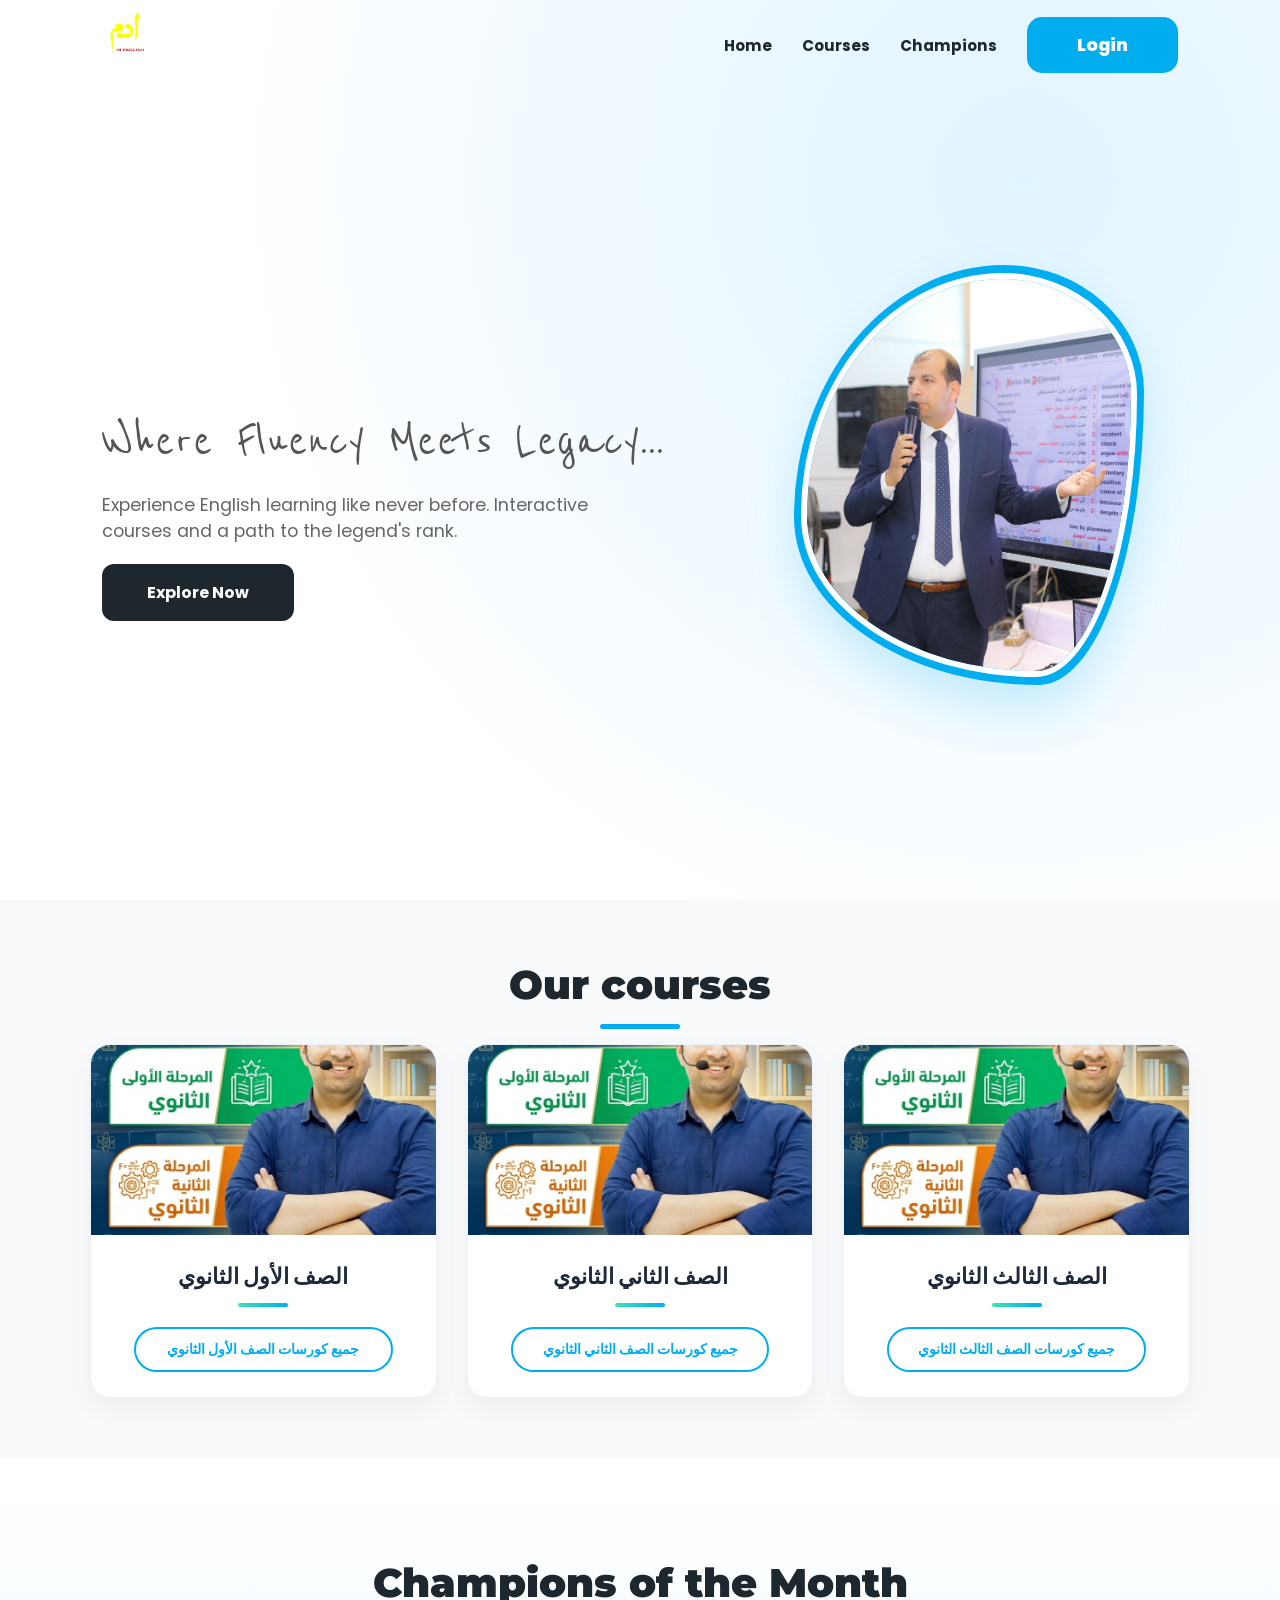
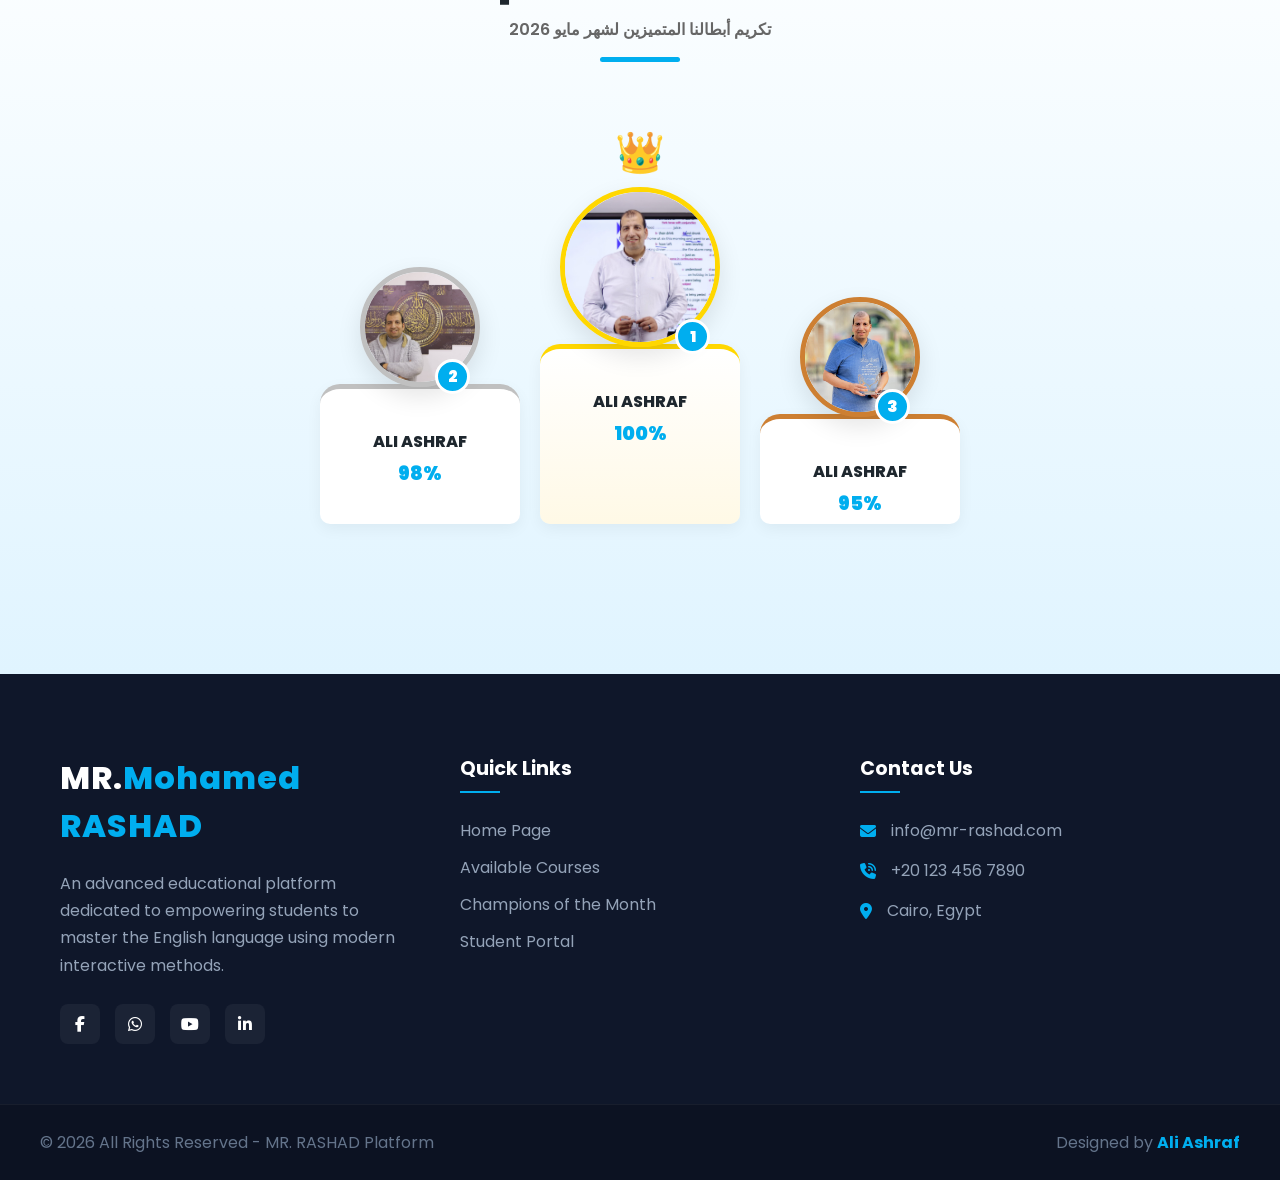
<file: index.html>
<!DOCTYPE html>
<html lang="en">
<head>
    <meta charset="UTF-8">
    <meta name="viewport" content="width=device-width, initial-scale=1.0">
    <title>Mohamed Rashad | The Legend</title>
    <link rel="stylesheet" href="s.css">
    <link href="https://fonts.googleapis.com/css2?family=Montserrat:wght@900&family=Poppins:wght@400;600;800&family=Reenie+Beanie&display=swap" rel="stylesheet">
    
    <style>
        
    </style>
</head>
<body>

    <header id="navbar">
        <div class="logo">
            <img src="ph/11.png" alt="Logo">
        </div>

        <div class="hamburger" id="hamMenu">
            <span></span><span></span><span></span>
        </div>

        <div class="nav-wrapper" id="navWrapper">
            <ul class="nav-links">
                <li><a href="#hero">Home</a></li>
                <li><a href="#courses">Courses</a></li>
                <li><a href="#champions">Champions</a></li>
            </ul>
            <a href="loge.html" style="text-decoration:none; background: var(--sky-main); color: #fff; padding: 15px 50px; border-radius: 15px; font-weight: 800; font-size: 1.1rem;">Login</a>
        </div>
    </header>

    <section class="hero" id="hero" >
        <div class="hero-content">
            <div class="name-wrapper">
                <svg class="snake-svg" viewBox="0 0 1000 150">
                    <text x="500" y="100" text-anchor="middle">MOHAMED RASHAD</text>
                </svg>
            </div>
            <span class="sub-legend">Where Fluency Meets Legacy...</span>
            <p style="margin: 20px 0; color: #666; font-size: 1.1rem; max-width: 550px;">
                Experience English learning like never before. Interactive courses and a path to the legend's rank.
            </p>
            <a href="#courses" style="text-decoration:none; background: var(--text-dark); color:#fff; padding: 16px 45px; border-radius: 12px; font-weight: 700; display: inline-block;">Explore Now</a>
        </div>

        <div class="hero-image">
            <div class="blob-frame">
                <img src="ph/1.jpg" alt="The Legend">
            </div>
        </div>
    </section>

    <!-- Courses Section Start -->
<section class="courses-section" id="courses">
    <div class="section-title">
        <h2 style="font-family: 'Montserrat'; font-weight: 900; text-align: center; color: var(--text-dark); font-size: 2.5rem; margin-bottom: 10px;">Our courses</h2>
        
        <div style="width: 80px; height: 5px; background: var(--sky-main); margin: 15px auto; border-radius: 10px;"></div>
    </div>
    <div class="courses-grid">
        
        <!-- كارت الصف الثالث الثانوي -->
        <div class="course-card">
            <div class="card-banner">
                <!-- استبدل الرابط بصورة البانر الخاصة بك (المعلم + النصوص العلوية) -->
                <img src="ph/Gemini_Generated_Image_n0qq39n0qq39n0qq.png" alt="الصف الثالث الثانوي">
            </div>
            <div class="card-body">
                <h2 class="course-title">الصف الثالث الثانوي</h2>
                <div class="line-divider"></div>
                <a href="#" class="btn-pill">جميع كورسات الصف الثالث الثانوي</a>
            </div>
        </div>

        <!-- كارت الصف الثاني الثانوي -->
        <div class="course-card">
            <div class="card-banner">
                <img src="ph/Gemini_Generated_Image_n0qq39n0qq39n0qq.png" alt="الصف الثاني الثانوي">
            </div>
            <div class="card-body">
                <h2 class="course-title">الصف الثاني الثانوي</h2>
                <div class="line-divider"></div>
                <a href="#" class="btn-pill">جميع كورسات الصف الثاني الثانوي</a>
            </div>
        </div>

        <!-- كارت الصف الأول الثانوي -->
        <div class="course-card">
            <div class="card-banner">
                <img src="ph/Gemini_Generated_Image_n0qq39n0qq39n0qq.png" alt="الصف الأول الثانوي">
            </div>
            <div class="card-body">
                <h2 class="course-title">الصف الأول الثانوي</h2>
                <div class="line-divider"></div>
                <a href="#" class="btn-pill">جميع كورسات الصف الأول الثانوي</a>
            </div>
        </div>

    </div>
</section>
<!-- Courses Section End -->

<section class="champions-section" id="champions">
    <div class="section-title">
        <h2 style="font-family: 'Montserrat'; font-weight: 900; color: var(--text-dark); font-size: 2.5rem; margin-bottom: 10px;">Champions of the Month</h2>
        <p style="color: #666; font-weight: 600;">تكريم أبطالنا المتميزين لشهر مايو 2026</p>
        <div style="width: 80px; height: 5px; background: var(--sky-main); margin: 15px auto; border-radius: 10px;"></div>
    </div>

    <div class="podium-container">
        <!-- المركز الثاني -->
        <div class="podium-item silver">
            <div class="avatar-wrapper">
                <img src="ph/4.jpg" alt="Second Place">
                <div class="rank-badge">2</div>
            </div>
            <div class="podium-base">
                <h4> ALI ASHRAF</h4>
                <span>98%</span>
            </div>
        </div>

        <!-- المركز الأول (البطل) -->
        <div class="podium-item gold">
            <div class="crown">👑</div>
            <div class="avatar-wrapper">
                <img src="ph/3.jpg" alt="First Place">
                <div class="rank-badge">1</div>
            </div>
            <div class="podium-base">
                <h4> ALI ASHRAF</h4>
                <span>100%</span>
            </div>
        </div>

        <!-- المركز الثالث -->
        <div class="podium-item bronze">
            <div class="avatar-wrapper">
                <img src="ph/2.jpg" alt="Third Place">
                <div class="rank-badge">3</div>
            </div>
            <div class="podium-base">
                <h4> ALI ASHRAF</h4>
                <span>95%</span>
            </div>
        </div>
    </div>

    <!-- باقي قائمة العشرة الأوائل -->
    
</section>

<!-- رابط المكتبة لإظهار الأيقونات - تأكد من وجوده -->
<link rel="stylesheet" href="https://cdnjs.cloudflare.com/ajax/libs/font-awesome/6.4.0/css/all.min.css">

<footer class="site-footer">
    <div class="footer-container">
        
        <!-- Column 1: Brand Info (Left) -->
        <div class="footer-column brand-info">
            <h2 class="footer-logo">MR.<span>Mohamed RASHAD</span></h2>
            <p>An advanced educational platform dedicated to empowering students to master the English language using modern interactive methods.</p>
            <div class="social-wrapper">
                <a href="#" class="social-btn"><i class="fab fa-facebook-f"></i></a>
                <a href="#" class="social-btn"><i class="fab fa-whatsapp"></i></a>
                <a href="#" class="social-btn"><i class="fab fa-youtube"></i></a>
                <a href="#" class="social-btn"><i class="fab fa-linkedin-in"></i></a>
            </div>
        </div>

        <!-- Column 2: Quick Links (Middle) -->
        <div class="footer-column">
            <h3>Quick Links</h3>
            <ul class="footer-links">
                <li><a href="#hero">Home Page</a></li>
                <li><a href="#courses">Available Courses</a></li>
                <li><a href="#champions">Champions of the Month</a></li>
                <li><a href="loge.html">Student Portal</a></li>
            </ul>
        </div>

        <!-- Column 3: Contact (Right) -->
        <div class="footer-column">
            <h3>Contact Us</h3>
            <div class="contact-box">
                <div class="contact-info">
                    <i class="fas fa-envelope"></i>
                    <p>info@mr-rashad.com</p>
                </div>
                <div class="contact-info">
                    <i class="fas fa-phone-volume"></i>
                    <p>+20 123 456 7890</p>
                </div>
                <div class="contact-info">
                    <i class="fas fa-map-marker-alt"></i>
                    <p>Cairo, Egypt</p>
                </div>
            </div>
        </div>
        
    </div>

    <div class="footer-credit">
        <div class="credit-content">
            <p>&copy; 2026 All Rights Reserved - MR. RASHAD Platform</p>
            <p class="dev-by">Designed by <a href="https://www.facebook.com/ali.ashraf.youssef" target="_blank">Ali Ashraf</a></p>
        </div>
    </div>
</footer>
    <script src="sc.js"></script>
</body>
</html>
</file>
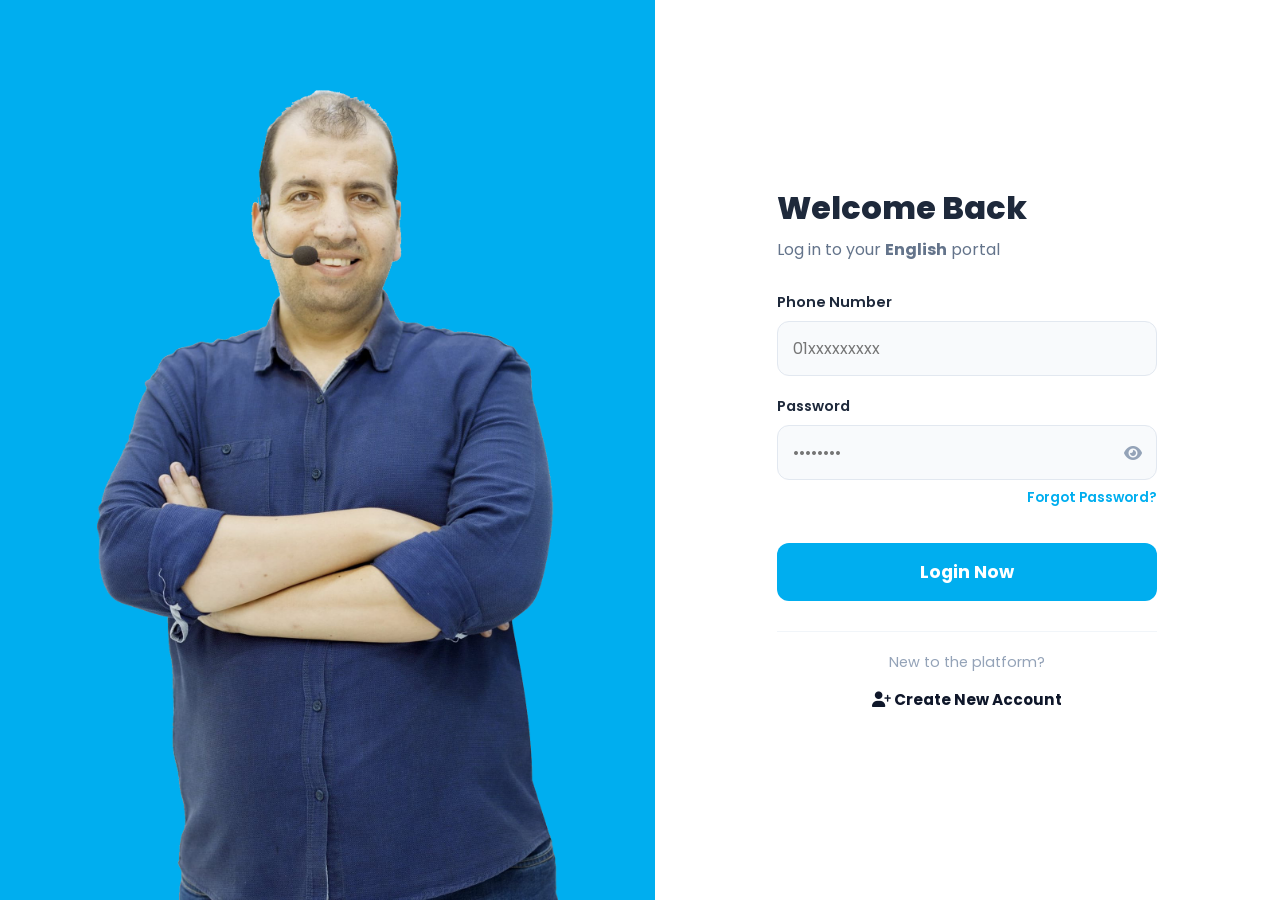
<file: loge.html>
<!DOCTYPE html>
<html lang="en">
<head>
    <meta charset="UTF-8">
    <meta name="viewport" content="width=device-width, initial-scale=1.0">
    <title>Login | MR. RASHAD</title>
    <!-- Font Awesome -->
    <link rel="stylesheet" href="https://cdnjs.cloudflare.com/ajax/libs/font-awesome/6.4.0/css/all.min.css">
    <!-- Google Font -->
    <link href="https://fonts.googleapis.com/css2?family=Cairo:wght@400;700&family=Poppins:wght@400;600;800&display=swap" rel="stylesheet">

    <style>
        * {
            margin: 0;
            padding: 0;
            box-sizing: border-box;
            font-family: 'Poppins', 'Cairo', sans-serif;
        }

        body {
            height: 100vh;
            background-color: #fff;
            overflow-x: hidden;
        }

        .login-wrapper {
            display: flex;
            width: 100%;
            height: 100vh;
        }

        /* --- الجانب الأيمن (الصورة) --- */
        .image-side {
            flex: 1.2;
            background-color: #00aeef;
            display: flex;
            justify-content: center;
            align-items: flex-end;
            position: relative;
            overflow: hidden;
        }

        .teacher-img {
            max-width: 85%;
            height: auto;
            z-index: 2;
            object-fit: contain;
            max-height: 90%; 
        }

        .floating-text {
            position: absolute;
            font-size: 10rem;
            color: rgba(255, 255, 255, 0.15);
            font-weight: 900;
            top: 15%;
            z-index: 1;
        }

        /* --- الجانب الأيسر (الفورم) --- */
        .form-side {
            flex: 1;
            display: flex;
            justify-content: center;
            align-items: center;
            padding: 40px;
            background-color: #ffffff;
            direction: ltr;
        }

        .form-content {
            width: 100%;
            max-width: 380px;
        }

        .welcome-text {
            margin-bottom: 30px;
        }

        .welcome-text h1 {
            font-size: 2rem;
            color: #1e293b;
            font-weight: 800;
        }

        .welcome-text p {
            color: #64748b;
            margin-top: 5px;
        }

        .input-group {
            margin-bottom: 20px;
        }

        .input-group label {
            display: block;
            margin-bottom: 8px;
            color: #1e293b;
            font-weight: 600;
            font-size: 0.9rem;
        }

        .input-container {
            position: relative;
        }

        .input-container input {
            width: 100%;
            padding: 14px 15px;
            border: 1px solid #e2e8f0;
            border-radius: 12px;
            outline: none;
            font-size: 1rem;
            background-color: #f8fafc;
            transition: 0.3s;
        }

        .input-container input:focus {
            border-color: #00aeef;
            box-shadow: 0 0 0 4px rgba(0, 174, 239, 0.1);
            background-color: #fff;
        }

        .toggle-password {
            position: absolute;
            right: 15px;
            top: 50%;
            transform: translateY(-50%);
            color: #94a3b8;
            cursor: pointer;
        }

        .forgot-pass {
            display: block;
            text-align: right;
            margin-top: 8px;
            color: #00aeef;
            text-decoration: none;
            font-weight: 600;
            font-size: 0.85rem;
        }

        .login-btn {
            width: 100%;
            padding: 16px;
            background-color: #00aeef;
            color: white;
            border: none;
            border-radius: 12px;
            font-size: 1.1rem;
            font-weight: 700;
            cursor: pointer;
            margin-top: 15px;
            transition: 0.3s;
        }

        .login-btn:hover {
            background-color: #0f172a; /* يتغير للكحلي ليعطي طابعاً احترافياً */
            transform: translateY(-2px);
        }

        /* --- زر إنشاء حساب جديد --- */
        .register-section {
            margin-top: 30px;
            text-align: center;
            border-top: 1px solid #f1f5f9;
            padding-top: 20px;
        }

        .register-section p {
            color: #94a3b8;
            font-size: 0.9rem;
            margin-bottom: 10px;
        }

        .create-account-btn {
            display: inline-block;
            color: #0f172a;
            text-decoration: none;
            font-weight: 700;
            font-size: 0.95rem;
            transition: 0.3s;
            padding: 5px 10px;
            border-radius: 8px;
        }

        .create-account-btn:hover {
            color: #00aeef;
            background-color: #f0f9ff;
        }

        /* --- التنسيق للهاتف (وضع رأسي) --- */
        @media (max-width: 768px) {
            .login-wrapper {
                flex-direction: column;
                height: auto;
            }

            .image-side {
                width: 100%;
                height: 280px;
                flex: none;
            }

            .teacher-img {
                max-width: 180px;
            }

            .form-side {
                width: 100%;
                padding: 30px 20px;
                flex: none;
            }

            .welcome-text h1, .welcome-text p {
                text-align: center;
            }
        }
    </style>
</head>
<body>

    <div class="login-wrapper">
        
        <!-- الجانب العلوي (موبايل) / الأيمن (كمبيوتر) -->
        <div class="image-side">
            
            <img src="ph/rashad.png" alt="Mr. Rashad" class="teacher-img">
        </div>

        <!-- جانب البيانات -->
        <div class="form-side">
            <div class="form-content">
                <div class="welcome-text">
                    <h1>Welcome Back</h1>
                    <p>Log in to your <strong>English</strong> portal</p>
                </div>

                <form>
                    <div class="input-group">
                        <label>Phone Number</label>
                        <div class="input-container">
                            <input type="tel" placeholder="01xxxxxxxxx" required>
                        </div>
                    </div>

                    <div class="input-group">
                        <label>Password</label>
                        <div class="input-container">
                            <input type="password" id="passInput" placeholder="••••••••" required>
                            <i class="fas fa-eye toggle-password" onclick="togglePass()"></i>
                        </div>
                        <a href="#" class="forgot-pass">Forgot Password?</a>
                    </div>

                    <button type="submit" class="login-btn">Login Now</button>
                </form>

                <!-- زر إنشاء حساب جديد في الأسفل -->
                <div class="register-section">
                    <p>New to the platform?</p>
                    <a href="register.html" class="create-account-btn">
                        <i class="fas fa-user-plus"></i> Create New Account
                    </a>
                </div>
            </div>
        </div>

    </div>

    <script>
        function togglePass() {
            const input = document.getElementById('passInput');
            const icon = document.querySelector('.toggle-password');
            if (input.type === "password") {
                input.type = "text";
                icon.classList.replace('fa-eye', 'fa-eye-slash');
            } else {
                input.type = "password";
                icon.classList.replace('fa-eye-slash', 'fa-eye');
            }
        }
    </script>

</body>
</html>
</file>
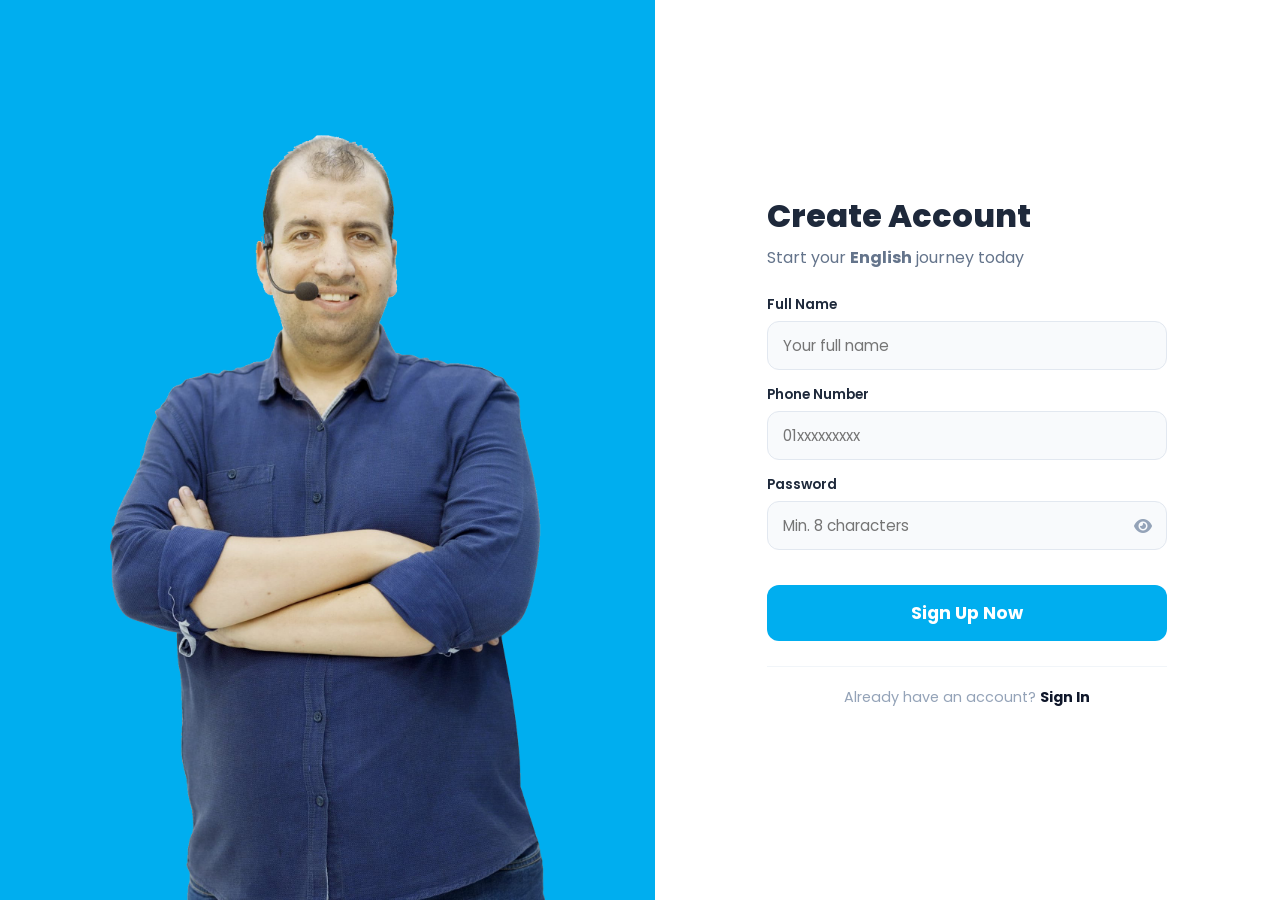
<file: register.html>
<!DOCTYPE html>
<html lang="en">
<head>
    <meta charset="UTF-8">
    <meta name="viewport" content="width=device-width, initial-scale=1.0">
    <title>Create Account | MR. RASHAD</title>
    <!-- Font Awesome -->
    <link rel="stylesheet" href="https://cdnjs.cloudflare.com/ajax/libs/font-awesome/6.4.0/css/all.min.css">
    <!-- Google Font -->
    <link href="https://fonts.googleapis.com/css2?family=Cairo:wght@400;700&family=Poppins:wght@400;600;800&display=swap" rel="stylesheet">

    <style>
        * {
            margin: 0;
            padding: 0;
            box-sizing: border-box;
            font-family: 'Poppins', 'Cairo', sans-serif;
        }

        body {
            height: 100vh;
            background-color: #fff;
            overflow-x: hidden;
        }

        .register-wrapper {
            display: flex;
            width: 100%;
            height: 100vh;
        }

        /* --- الجانب الأيمن (الصورة والبراند) --- */
        .image-side {
            flex: 1.2;
            background-color: #00aeef;
            display: flex;
            justify-content: center;
            align-items: flex-end;
            position: relative;
            overflow: hidden;
        }

        .teacher-img {
            max-width: 80%;
            height: auto;
            z-index: 2;
            object-fit: contain;
            max-height: 85%; 
        }

        .floating-text {
            position: absolute;
            font-size: clamp(5rem, 10vw, 10rem);
            color: rgba(255, 255, 255, 0.15);
            font-weight: 900;
            top: 10%;
            z-index: 1;
        }

        /* --- الجانب الأيسر (الفورم) --- */
        .form-side {
            flex: 1;
            display: flex;
            justify-content: center;
            align-items: center;
            padding: 40px;
            background-color: #ffffff;
            direction: ltr;
        }

        .form-content {
            width: 100%;
            max-width: 400px;
        }

        .welcome-text {
            margin-bottom: 25px;
        }

        .welcome-text h1 {
            font-size: 2rem;
            color: #1e293b;
            font-weight: 800;
        }

        .welcome-text p {
            color: #64748b;
            margin-top: 5px;
        }

        .input-group {
            margin-bottom: 15px;
        }

        .input-group label {
            display: block;
            margin-bottom: 6px;
            color: #1e293b;
            font-weight: 600;
            font-size: 0.85rem;
        }

        .input-container {
            position: relative;
        }

        .input-container input {
            width: 100%;
            padding: 12px 15px;
            border: 1px solid #e2e8f0;
            border-radius: 12px;
            outline: none;
            font-size: 0.95rem;
            background-color: #f8fafc;
            transition: 0.3s;
        }

        .input-container input:focus {
            border-color: #00aeef;
            box-shadow: 0 0 0 4px rgba(0, 174, 239, 0.1);
            background-color: #fff;
        }

        .toggle-password {
            position: absolute;
            right: 15px;
            top: 50%;
            transform: translateY(-50%);
            color: #94a3b8;
            cursor: pointer;
        }

        .register-btn {
            width: 100%;
            padding: 15px;
            background-color: #00aeef;
            color: white;
            border: none;
            border-radius: 12px;
            font-size: 1.1rem;
            font-weight: 700;
            cursor: pointer;
            margin-top: 20px;
            transition: 0.3s;
        }

        .register-btn:hover {
            background-color: #0f172a;
            transform: translateY(-2px);
        }

        /* --- الرجوع لتسجيل الدخول --- */
        .login-footer {
            margin-top: 25px;
            text-align: center;
            border-top: 1px solid #f1f5f9;
            padding-top: 20px;
        }

        .login-footer p {
            color: #94a3b8;
            font-size: 0.9rem;
        }

        .back-to-login {
            color: #0f172a;
            text-decoration: none;
            font-weight: 700;
            transition: 0.3s;
        }

        .back-to-login:hover {
            color: #00aeef;
        }

        /* --- التنسيق للهاتف (رأسي) --- */
        @media (max-width: 768px) {
            .register-wrapper {
                flex-direction: column;
                height: auto;
            }

            .image-side {
                width: 100%;
                height: 250px;
                flex: none;
            }

            .teacher-img {
                max-width: 160px;
            }

            .form-side {
                width: 100%;
                padding: 30px 20px;
                flex: none;
            }

            .welcome-text h1, .welcome-text p {
                text-align: center;
            }
        }
    </style>
</head>
<body>

    <div class="register-wrapper">
        
        <!-- الجانب العلوي (موبايل) / الأيمن (كمبيوتر) -->
        <div class="image-side">
            
            <!-- صورة المستر -->
            <img src="ph/rashad.png" alt="Mr. Rashad" class="teacher-img">
        </div>

        <!-- جانب البيانات -->
        <div class="form-side">
            <div class="form-content">
                <div class="welcome-text">
                    <h1>Create Account</h1>
                    <p>Start your <strong>English</strong> journey today</p>
                </div>

                <form>
                    <div class="input-group">
                        <label>Full Name</label>
                        <div class="input-container">
                            <input type="text" placeholder="Your full name" required>
                        </div>
                    </div>

                    <div class="input-group">
                        <label>Phone Number</label>
                        <div class="input-container">
                            <input type="tel" placeholder="01xxxxxxxxx" required>
                        </div>
                    </div>

                    <div class="input-group">
                        <label>Password</label>
                        <div class="input-container">
                            <input type="password" id="passInput" placeholder="Min. 8 characters" required>
                            <i class="fas fa-eye toggle-password" onclick="togglePass()"></i>
                        </div>
                    </div>

                    <button type="submit" class="register-btn">Sign Up Now</button>
                </form>

                <div class="login-footer">
                    <p>Already have an account? 
                        <a href="loge.html" class="back-to-login">Sign In</a>
                    </p>
                </div>
            </div>
        </div>

    </div>

    <script>
        function togglePass() {
            const input = document.getElementById('passInput');
            const icon = document.querySelector('.toggle-password');
            if (input.type === "password") {
                input.type = "text";
                icon.classList.replace('fa-eye', 'fa-eye-slash');
            } else {
                input.type = "password";
                icon.classList.replace('fa-eye-slash', 'fa-eye');
            }
        }
    </script>

</body>
</html>
</file>
<file: s.css>
:root {
            --sky-main: #00aeef;
            --sky-light: #e0f4ff;
            --text-dark: #1e272e;
            --transition: all 0.5s cubic-bezier(0.23, 1, 0.32, 1);
        }

        html{
            scroll-behavior: smooth;
        }

        * { margin: 0; padding: 0; box-sizing: border-box; font-family: 'Poppins', sans-serif; }
        body { background: #ffffff; overflow-x: hidden; }

        /* --- Header --- */
        header {
            position: fixed; top: 0; width: 100%; height: 90px;
            display: flex; justify-content: space-between; align-items: center;
            padding: 0 8%; z-index: 3000; transition: var(--transition);
        }
        header.scrolled {
            height: 70px; background: rgba(255, 255, 255, 0.95);
            backdrop-filter: blur(10px); box-shadow: 0 5px 20px rgba(0,0,0,0.05);
        }
        .logo img { height: 60px; width: 50px;; position: relative; z-index: 4001; }

        /* Navigation Desktop */
        .nav-wrapper { display: flex; align-items: center; gap: 30px; }
        .nav-links { display: flex; list-style: none; gap: 30px; }
        .nav-links a {
            text-decoration: none; color: var(--text-dark); font-weight: 700;
            position: relative; padding-bottom: 5px; font-size: 0.95rem;
        }
        .nav-links a::after {
            content: ''; position: absolute; bottom: 0; left: 50%;
            width: 0; height: 2.5px; background: var(--sky-main);
            transition: var(--transition); transform: translateX(-50%);
        }
        .nav-links a:hover::after { width: 100%; }

        /* --- Hamburger Style --- */
        .hamburger {
            display: none; cursor: pointer; z-index: 4001;
            width: 30px; height: 22px; position: relative;
        }
        .hamburger span {
            display: block; width: 100%; height: 3.5px; 
            background: var(--sky-main); border-radius: 5px;
            position: absolute; transition: 0.4s ease-in-out;
        }
        .hamburger span:nth-child(1) { top: 0; }
        .hamburger span:nth-child(2) { top: 50%; transform: translateY(-50%); }
        .hamburger span:nth-child(3) { bottom: 0; }

        /* التحول لعلامة X */
        .hamburger.active span:nth-child(1) { top: 50%; transform: translateY(-50%) rotate(45deg); }
        .hamburger.active span:nth-child(2) { opacity: 0; transform: translateX(-20px); }
        .hamburger.active span:nth-child(3) { bottom: 50%; transform: translateY(50%) rotate(-45deg); }

        /* --- Hero Section --- */
        .hero {
            min-height: 100vh; display: flex; align-items: center;
            padding: 100px 8% 50px; gap: 30px;
            background: radial-gradient(circle at 80% 20%, var(--sky-light) 0%, #fff 65%);
        }

        .hero-content { flex: 1.2; text-align: left; }

        .name-wrapper { 
            width: 90%; display: flex; justify-content: center; 
            margin-bottom: 10px; overflow: visible;
        }
        .snake-svg { width: 100%; height: auto; overflow: visible; display: block; }
        .snake-svg text {
            font-family: 'Montserrat', sans-serif; font-size: 90px; 
            font-weight: 900; fill: transparent; stroke: var(--sky-main);
            stroke-width: 2; stroke-dasharray: 1000; stroke-dashoffset: 1000;
            animation: snake-load 6s infinite alternate ease-in-out;
            text-transform: uppercase; text-anchor: middle;
        }
        @keyframes snake-load {
            0% { stroke-dashoffset: 1000; fill: transparent; }
            50% { fill: transparent; }
            100% { stroke-dashoffset: 0; fill: var(--sky-main); }
        }

        .sub-legend { font-family: 'Reenie Beanie', cursive; font-size: 3.5rem; color: #555; display: block; margin-top: -15px; }

        .hero-image { flex: 0.8; display: flex; justify-content: center; }
        .blob-frame {
            position: relative; width: 350px; height: 420px;
            background: var(--sky-main);
            border-radius: 60% 40% 30% 70% / 60% 30% 70% 40%;
            animation: morphing 8s infinite alternate ease-in-out;
            box-shadow: 0 25px 50px rgba(0, 174, 239, 0.2);
            display: flex; justify-content: center; align-items: center;
        }
        .blob-frame img { width: 96%; height: 96%; object-fit: cover; border-radius: inherit; border: 6px solid white; }
        @keyframes morphing { 0%, 100% { border-radius: 60% 40% 30% 70% / 60% 30% 70% 40%; } 50% { border-radius: 30% 60% 70% 40% / 50% 60% 30% 60%; } }

        /* --- Mobile Navigation (Fixed & Vertical) --- */
        @media (max-width: 992px) {
            header { padding: 0 5%; height: 75px; background: #fff; }
            .hamburger { display: block; }
            
            .nav-wrapper {
                position: fixed; top: 0; right: -100%;
                width: 100%; height: 100vh;
                background: rgba(255, 255, 255, 0.98); 
                backdrop-filter: blur(15px);
                flex-direction: column; /* جعل العناصر راسية */
                justify-content: center; align-items: center; gap: 40px;
                transition: 0.6s cubic-bezier(0.77, 0, 0.175, 1);
                z-index: 4000;
            }
            .nav-wrapper.active { right: 0; }

            .nav-links { 
                flex-direction: column; /* الروابط تحت بعضها */
                align-items: center; gap: 30px; 
            }
            .nav-links a { font-size: 1.8rem; opacity: 0; transform: translateY(20px); transition: 0.4s; }
            .nav-wrapper.active .nav-links a { opacity: 1; transform: translateY(0); transition-delay: 0.3s; }

            .hero { flex-direction: column; text-align: center; padding-top: 130px; }
            .hero-content { display: flex; flex-direction: column; align-items: center; }
            .snake-svg text { font-size: 110px; stroke-width: 2.5; }
            .sub-legend { font-size: 2.8rem; }
            .blob-frame { width: 300px; height: 360px; margin-top: 20px; }
        }   


     .container {
    max-width: 1200px;
    margin: 0 auto;
    padding: 0 20px;
}

/* Header */
.main-header {
    background-color: var(--white);
    padding: 60px 0;
    text-align: center;
    border-bottom: 1px solid #e2e8f0;
}

.logo {
    font-family: 'Poppins', sans-serif;
    font-size: 2.5rem;
    font-weight: 900;
    letter-spacing: -1px;
}

.logo span {
    color: var(--primary-color);
}

.subtitle {
    color: var(--text-muted);
    font-size: 1.1rem;
    margin-top: 10px;
}

/* 1. إعدادات السكشن الأساسية */
.courses-section {
    padding: 60px 20px;
    background-color: #f8f9fb;
    direction: rtl;
    font-family: 'Cairo', sans-serif;
}

/* 2. شبكة الكروت (Grid) */
.courses-grid {
    display: grid;
    grid-template-columns: repeat(auto-fit, minmax(300px, 1fr));
    gap: 30px;
    max-width: 1100px;
    margin: 0 auto;
}

/* 3. تصميم الكارت */
.course-card {
    background: #ffffff;
    border-radius: 20px;
    overflow: hidden; /* لمنع الصورة من الخروج عن الحواف */
    box-shadow: 0 10px 25px rgba(0, 0, 0, 0.05);
    text-align: center;
    transition: transform 0.3s ease, box-shadow 0.3s ease;
    border: 1px solid #edf2f7;
}

.course-card:hover {
    transform: translateY(-8px);
    box-shadow: 0 15px 35px rgba(0, 0, 0, 0.1);
}

/* 4. التحكم في حجم الصورة (البانر العلوي) */
.card-banner {
    width: 100%;
    height: 190px; /* تحديد ارتفاع ثابت ومنطقي للصورة */
    overflow: hidden;
    position: relative;
    background-color: #0f172a; /* لون احتياطي خلف الصورة */
}

.card-banner img {
    width: 100%;
    height: 100%;
    object-fit: cover; /* أهم خاصية: تجعل الصورة تملأ المساحة بدون تمطيط */
    display: block;
}

/* 5. محتوى الكارت السفلي */
.card-body {
    padding: 25px 20px;
}

.course-title {
    font-size: 22px;
    font-weight: 900; /* خط عريض جداً مثل الصورة */
    color: #1e293b;
    margin: 0 0 10px 0;
}

/* الخط الملون تحت العنوان */
.line-divider {
    width: 50px;
    height: 4px;
    background: linear-gradient(to left, #00aeef, #3de0b8);
    margin: 0 auto 20px auto;
    border-radius: 10px;
}

/* 6. تصميم الزر (Pill Button) */
.btn-pill {
    display: inline-block;
    padding: 10px 20px;
    border: 2px solid #00aeef;
    color: #00aeef;
    text-decoration: none;
    border-radius: 50px;
    font-weight: 700;
    font-size: 14px;
    transition: all 0.3s ease;
    width: 85%; /* عرض الزر بالنسبة للكارت */
}

.btn-pill:hover {
    background-color: #00aeef;
    color: #ffffff;
}

/* 7. زر الواتساب العائم (كما في الصورة) */
.whatsapp-btn {
    position: fixed;
    bottom: 25px;
    left: 25px;
    background-color: #007bff;
    color: #fff;
    width: 55px;
    height: 55px;
    border-radius: 50%;
    display: flex;
    justify-content: center;
    align-items: center;
    font-size: 28px;
    box-shadow: 0 5px 15px rgba(0, 123, 255, 0.3);
    z-index: 1000;
    transition: 0.3s;
}

.whatsapp-btn:hover {
    transform: scale(1.1);
}

/* 8. توافق الشاشات الصغيرة */
@media (max-width: 480px) {
    .card-banner {
        height: 160px; /* تقليل الارتفاع في الموبايل */
    }
    .course-title {
        font-size: 20px;
    }
}

    .champions-section {
        padding: 100px 8%;
        background: linear-gradient(180deg, #fff 0%, var(--sky-light) 100%);
        text-align: center;
    }

    .podium-container {
        display: flex;
        justify-content: center;
        align-items: flex-end;
        gap: 20px;
        margin-top: 60px;
        margin-bottom: 50px;
    }

    .podium-item {
        display: flex;
        flex-direction: column;
        align-items: center;
        width: 200px;
        transition: var(--transition);
    }

    .podium-item:hover { transform: scale(1.05); }

    .avatar-wrapper {
        position: relative;
        margin-bottom: -10px;
        z-index: 2;
    }

    .avatar-wrapper img {
        width: 120px; height: 120px;
        border-radius: 50%;
        border: 5px solid white;
        box-shadow: 0 10px 25px rgba(0,0,0,0.1);
        object-fit: cover;
    }

    .gold .avatar-wrapper img { width: 160px; height: 160px; border-color: #FFD700; }
    .silver .avatar-wrapper img { border-color: #C0C0C0; }
    .bronze .avatar-wrapper img { border-color: #CD7F32; }

    .rank-badge {
        position: absolute; bottom: 0; right: 10px;
        width: 35px; height: 35px;
        background: var(--sky-main); color: white;
        border-radius: 50%; display: flex;
        justify-content: center; align-items: center;
        font-weight: 900; border: 3px solid white;
    }

    .podium-base {
        width: 100%;
        background: white;
        padding: 40px 20px 20px;
        border-radius: 20px 20px 10px 10px;
        box-shadow: 0 5px 15px rgba(0,0,0,0.05);
    }

    .gold .podium-base { height: 180px; background: linear-gradient(to bottom, #fff, #fff9e6); border-top: 5px solid #FFD700; }
    .silver .podium-base { height: 140px; border-top: 5px solid #C0C0C0; }
    .bronze .podium-base { height: 110px; border-top: 5px solid #CD7F32; }

    .podium-base h4 { color: var(--text-dark); margin-bottom: 5px; font-weight: 800; }
    .podium-base span { color: var(--sky-main); font-weight: 900; font-size: 1.2rem; }

    .crown { font-size: 2.5rem; margin-bottom: 5px; animation: bounce 2s infinite; }
    @keyframes bounce { 0%, 100% { transform: translateY(0); } 50% { transform: translateY(-10px); } }

    /* Honors List */
    .honors-list {
        display: grid;
        grid-template-columns: repeat(auto-fit, minmax(200px, 1fr));
        gap: 15px;
        max-width: 900px;
        margin: 0 auto;
    }

    .honor-card {
        background: white;
        padding: 15px;
        border-radius: 12px;
        display: flex;
        align-items: center;
        gap: 15px;
        font-weight: 700;
        color: #555;
        box-shadow: 0 4px 10px rgba(0,0,0,0.02);
    }

    .honor-card span {
        background: var(--sky-light);
        color: var(--sky-main);
        width: 30px; height: 30px;
        border-radius: 50%;
        display: flex; justify-content: center; align-items: center;
        font-size: 0.9rem;
    }

    /* Responsive Mobile */
    @media (max-width: 768px) {
        .podium-container { flex-direction: column; align-items: center; gap: 40px; }
        .podium-item { width: 100%; max-width: 280px; }
        /* جعل البطل يظهر أولاً في الموبايل */
        .gold { order: -1; } 
        .podium-base { height: auto !important; padding: 30px 20px 20px; }
    }
.site-footer {
    background-color: #0f172a;
    color: #ffffff;
    padding: 80px 0 0 0;
    font-family: 'Poppins', sans-serif; /* خط مناسب للإنجليزي */
    direction: ltr; /* التغيير الجوهري هنا ليكون من اليسار لليمين */
    text-align: left;
}

.footer-container {
    max-width: 1200px;
    margin: 0 auto;
    display: grid;
    grid-template-columns: repeat(auto-fit, minmax(250px, 1fr));
    gap: 40px;
    padding: 0 20px 60px 20px;
}

.footer-logo {
    font-size: 2rem;
    font-weight: 800;
    margin-bottom: 20px;
    color: #fff;
    letter-spacing: 1px;
}
.footer-logo span { color: #00aeef; }

.brand-info p {
    color: #94a3b8;
    line-height: 1.7;
    margin-bottom: 25px;
    max-width: 350px;
}

.social-wrapper { display: flex; gap: 15px; }
.social-btn {
    width: 40px;
    height: 40px;
    background: rgba(255, 255, 255, 0.05);
    display: flex;
    align-items: center;
    justify-content: center;
    border-radius: 8px;
    color: #fff;
    text-decoration: none;
    transition: all 0.3s ease;
}
.social-btn:hover {
    background: #00aeef;
    transform: translateY(-5px);
}

.footer-column h3 {
    font-size: 1.2rem;
    margin-bottom: 25px;
    position: relative;
    padding-bottom: 10px;
}
.footer-column h3::after {
    content: '';
    position: absolute;
    bottom: 0;
    left: 0; /* الخط تحت العنوان يبدأ من اليسار */
    width: 40px;
    height: 2px;
    background: #00aeef;
}

.footer-links { list-style: none; padding: 0; }
.footer-links li { margin-bottom: 12px; }
.footer-links a {
    color: #94a3b8;
    text-decoration: none;
    transition: 0.3s;
}
.footer-links a:hover { color: #00aeef; padding-left: 8px; }

.contact-info {
    display: flex;
    align-items: center;
    gap: 15px;
    margin-bottom: 15px;
    color: #94a3b8;
}
.contact-info i { color: #00aeef; }

.footer-credit {
    background: rgba(0, 0, 0, 0.2);
    padding: 25px 20px;
    border-top: 1px solid rgba(255, 255, 255, 0.05);
}

.credit-content {
    max-width: 1200px;
    margin: 0 auto;
    display: flex;
    justify-content: space-between;
    align-items: center;
    flex-wrap: wrap;
    gap: 15px;
    color: #64748b;
}

.dev-by a {
    color: #00aeef;
    text-decoration: none;
    font-weight: bold;
}

/* Mobile Responsive */
@media (max-width: 768px) {
    .footer-container { text-align: center; }
    .footer-column h3::after { left: 50%; transform: translateX(-50%); }
    .social-wrapper, .contact-info { justify-content: center; }
    .credit-content { flex-direction: column; text-align: center; }
}
</file>
